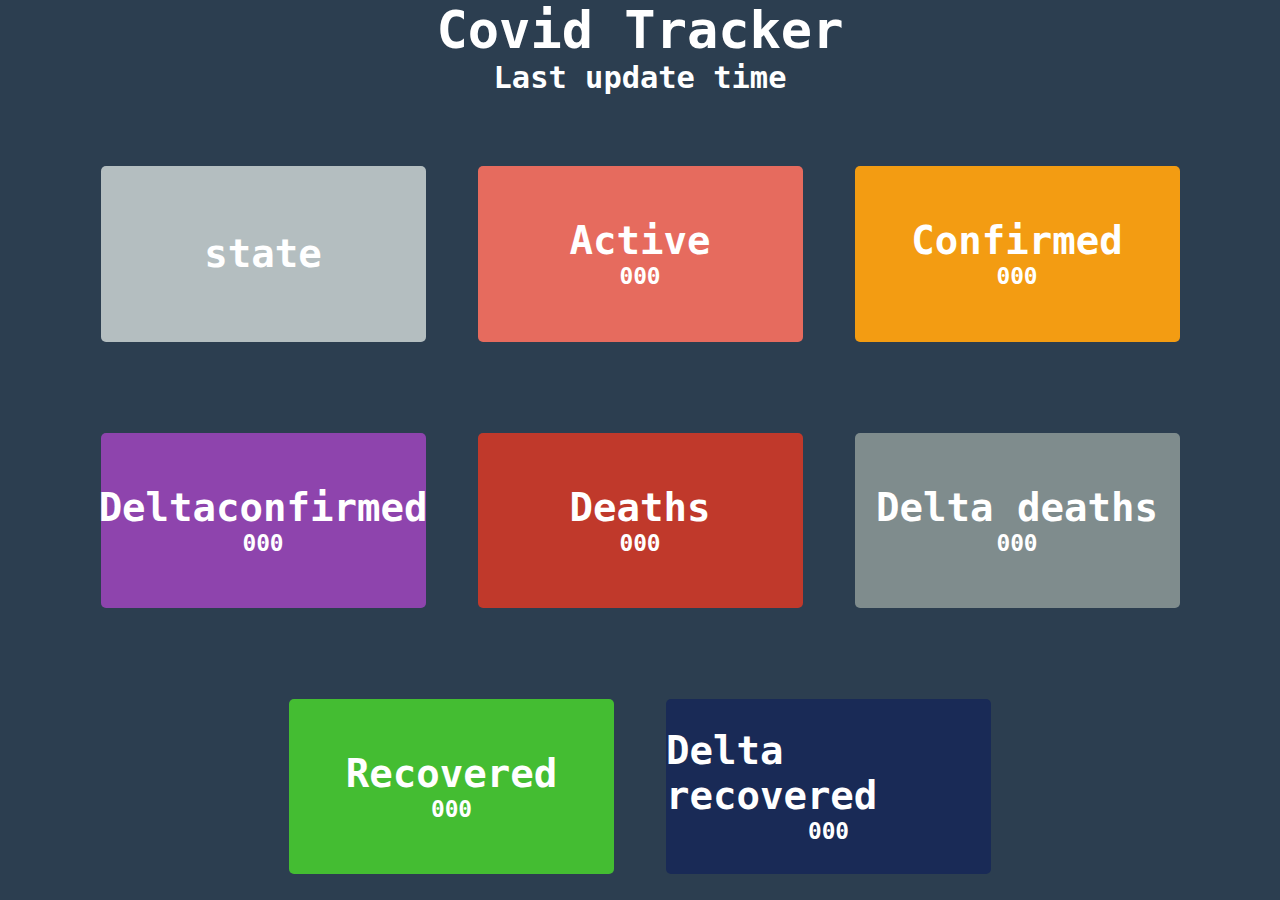
<file: index.html>
<!DOCTYPE html>
<html lang="en">

<head>
    <meta charset="UTF-8">
    <meta http-equiv="X-UA-Compatible" content="IE=edge">
    <meta name="viewport" content="width=device-width, initial-scale=1.0">

    <link rel="stylesheet" href="index.css">
    <title>Covid-tracker</title>
</head>

<body>
    <div class="container">
        <div class="header">
             <h1>Covid Tracker</h1>
             <h3 id="time">Last update time </h3>
        
        </div>
        <div class="card" style="background-color: #b4bec0;">
            <h1 id="state">state</h2>
        </div>

        <div class="card" style="background-color: #e66b5e;">
            <h1>Active</h1>
            <h3 id="active">000</h3>
        </div>

        <div class="card" style="background-color:#f39c12 ;">
            <h1>Confirmed</h1>
            <h3 id="confirmed">000</h3>
        </div>

        <div class="card" style="background-color:#8e44ad ;">
            <h1>Deltaconfirmed</h1>
            <h3 id="deltaconfirmed">000</h3>
        </div>

        <div class="card" style="background-color: #c0392b;">
            <h1>Deaths</h1>
            <h3 id="deaths">000</h3>
        </div>

        <div class="card" style="background-color: #7f8c8d;">
            <h1> Delta deaths</h1>
            <h3 id="deltadeaths">000</h3>
        </div>

        <div class="card" style="background-color:#44bd32 ;">
            <h1>Recovered</h1>
            <h3 id="recovered">000</h3>
        </div>

        <div class="card" style="background-color: #192a56;">
            <h1>Delta recovered</h1>
            <h3 id="deltarecovered">000</h3>
        </div>
        

    </div>

</body>

</html>


<script>

let state = document.getElementById("state");
let active = document.getElementById("active");
let confirmedd = document.getElementById("confirmed");
let deltaconfirmed = document.getElementById("deltaconfirmed");
let deaths = document.getElementById("deaths");
let recovered = document.getElementById("recovered");
let deltarecovered = document.getElementById("deltarecovered");
let deltadeaths = document.getElementById("deltadeaths");
let time = document.getElementById("time");

    async function fetchData() {
        const data = await fetch('https://data.covid19india.org/data.json');
        const jsondata = await data.json();
        const stateobj = jsondata.statewise[12];


        state.innerText= stateobj.state;
        active.innerText= stateobj.active;
        deltaconfirmed.innerText= stateobj.deltaconfirmed;
        confirmed.innerText= stateobj.confirmed;
        deaths.innerText= stateobj.deaths;
        recovered.innerText= stateobj.recovered;
        deltarecovered.innerText= stateobj.deltarecovered;
        deltadeaths.innerText= stateobj.deltadeaths;
        time.innerText= `Last updated at ${stateobj.lastupdatedtime}`;
        console.log(stateobj);
    }

    fetchData();

</script>
</file>
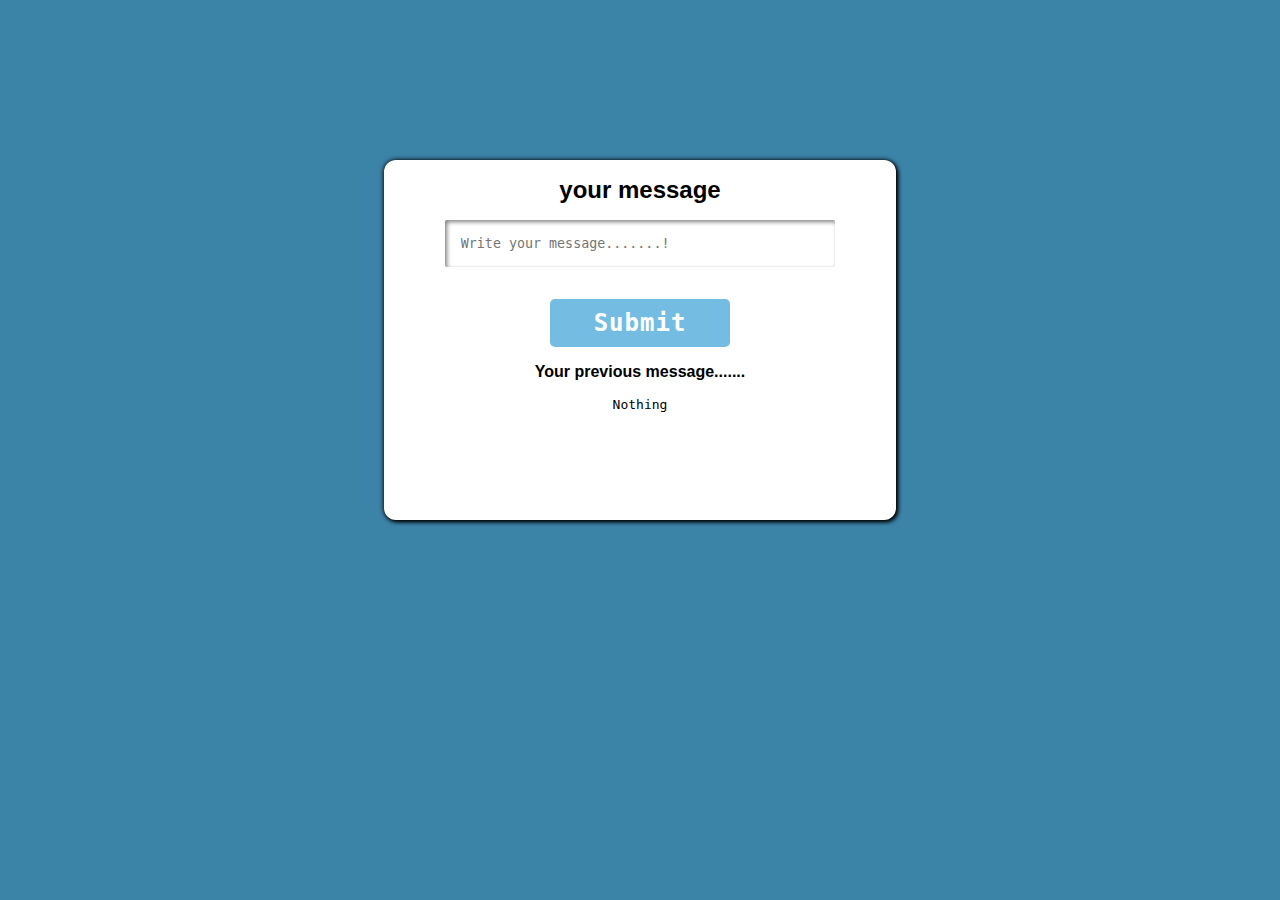
<file: local storage_add data.html>
<!DOCTYPE html>
<html lang="en">

<head>
    <meta charset="UTF-8">
    <meta http-equiv="X-UA-Compatible" content="IE=edge">
    <meta name="viewport" content="width=device-width, initial-scale=1.0">
    <link rel="stylesheet" href="local storage_add data.css">
    <title>Document</title>
</head>

<body>
    <div class="main-container">
        <div class="input-box">
            <span id="heading point">
                <h2> your message</h2>
            </span>
            <input type="text" id="input" placeholder="Write your message.......!">
            <button id="btn">Submit</button>
            <span id="heading">Your previous message.......</span>
            <span id="display">Nothing</span>

        </div>

    </div>
</body>

</html>
<script>
    var btn = document.getElementById("btn");
    var input = document.getElementById("input");
    var display = document.getElementById("display");
    btn.addEventListener('click', () => {
        localStorage.setItem('msg', JSON.stringify(input.value));
        display.innerText = JSON.parse(localStorage.getItem('msg'));
    })

    input.addEventListener("keyup", function (event) {
        if (event.keyCode === 13) {
         
            btn.click();
        }
    });

</script>
</file>
<file: index.css>
*{padding: 0%;
    margin: 0%;
    font-family: monospace;
    }
    
    .container{
        width: 100vw;
        min-height: 100vh;
        background-color: #2c3e50;
        display: flex;
        /* flex-direction: row; */
        flex-wrap: wrap;
        justify-content: center;
    }
    .header{
        width: 100%;
        height: 20%;
        text-align: center;
        color: white;
        font-size: 2rem;
    }
    .card{
        width: 25rem;
        min-height: 13rem;
        background-color: #2ecc71;
        margin: 2rem;
        margin-top: 5rem;
        border-radius: 5px;
        display: flex;
        justify-content: center;
        align-items: center;
        flex-direction: column;
        color: white;
        font-weight: 900;
        font-size: 1.5rem;
    }
</file>
<file: local storage_add data.css>
*{
    padding: 0%;
    margin: 0%;
    font-family: sans-serif;
}

body{
    background-color: #3c83a8;
    display: flex;
    justify-content: center;
    align-items: center;
}

.main-container{
   margin-top: 10rem;
    background-color: #fff;
    width: 40%;
    min-height: 40vh;
    box-shadow: 2px 2px 4px rgb(0, 0, 0),-0px -0px 5px rgb(0, 0, 0);
    border-radius: 12px;
}
.input-box span,input{
    margin-top: 1rem;
    font-weight: 700;

}
#btn{
    margin-top: 2rem;
    display: block;
    width: 35%;
    padding: 10px;
    background-color: #75bce2;
    border: none;
    outline: none;
    border-radius: 5px;
    color: #fff;
    font-weight: 800;
    font-family: monospace;
    letter-spacing: 1px;
    font-size: 1.5rem;
    cursor: pointer;
}

.input-box{
    display:flex;
    justify-content: space-between;
    align-items: center;
    flex-direction: column;
    height: 2rem;
}
#input{
    display: inline-block;
    width: 70%;
    padding: 1rem;
    border: none;
    outline: none;
    font-weight: 400;
    font-family: monospace;
    box-shadow:inset 2px 2px 4px rgb(131, 130, 130),-0px -0px 5px rgb(255, 255, 255);
    border-radius: 2px;
}
#display{
    font-family: monospace;
    font-weight: 400;
}

@media only screen and (max-width: 550px){
	.main-container{
         width: 65%;
         min-height: 50vh;
     }

     .input-box span,input{
        margin-top: 1.5rem;
        font-weight: 600;
    
    }
    #btn{
        margin-top: 2.2rem;
        width: 40%;
        padding: 9px;
        font-weight: 700;
        font-size: 1.2rem;

    }

}
</file>
